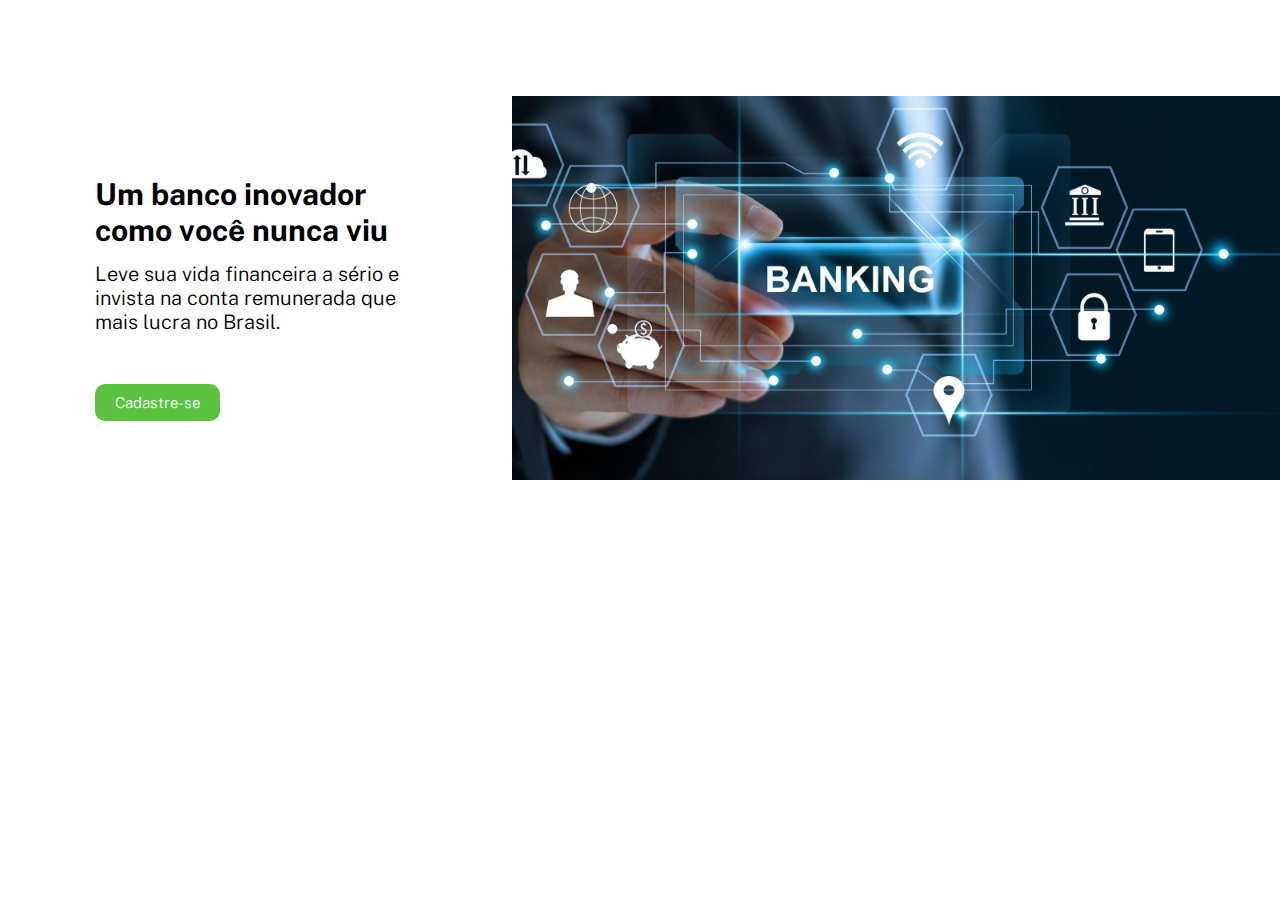
<file: desafio2/index.html>
<!DOCTYPE html>
<html lang="pt-BR">
  <head>
    <meta charset="UTF-8" />
    <meta http-equiv="X-UA-Compatible" content="IE=edge" />
    <meta name="viewport" content="width=device-width, initial-scale=1.0" />
    <meta name="description" content="Painel responsivo" />

    <link rel="preconnect" href="https://fonts.googleapis.com" />
    <link rel="preconnect" href="https://fonts.gstatic.com" crossorigin />
    <link
      href="https://fonts.googleapis.com/css2?family=Public+Sans:wght@300;700&display=swap"
      rel="stylesheet"
    />

    <link rel="stylesheet" href="./src/css/reset.css" />
    <link rel="stylesheet" href="./src/css/style.css" />
    <link rel="stylesheet" href="./src/css/responsive.css" />
    <title>Painel</title>
  </head>
  <body>
    <main class="conteudo">
      <section class="painel">
        <div class="texto-painel">
          <h1>Um banco inovador como você nunca viu</h1>
          <p>
            Leve sua vida financeira a sério e invista na conta remunerada que
            mais lucra no Brasil.
          </p>

          <button
            class="botao-cadastro"
            onclick="alert('Seu cadastro foi realizado.')"
          >
            Cadastre-se
          </button>
        </div>
        <div class="imagem-painel">
          <p>Imagem do painel</p>
        </div>
      </section>
    </main>
  </body>
</html>
</file>
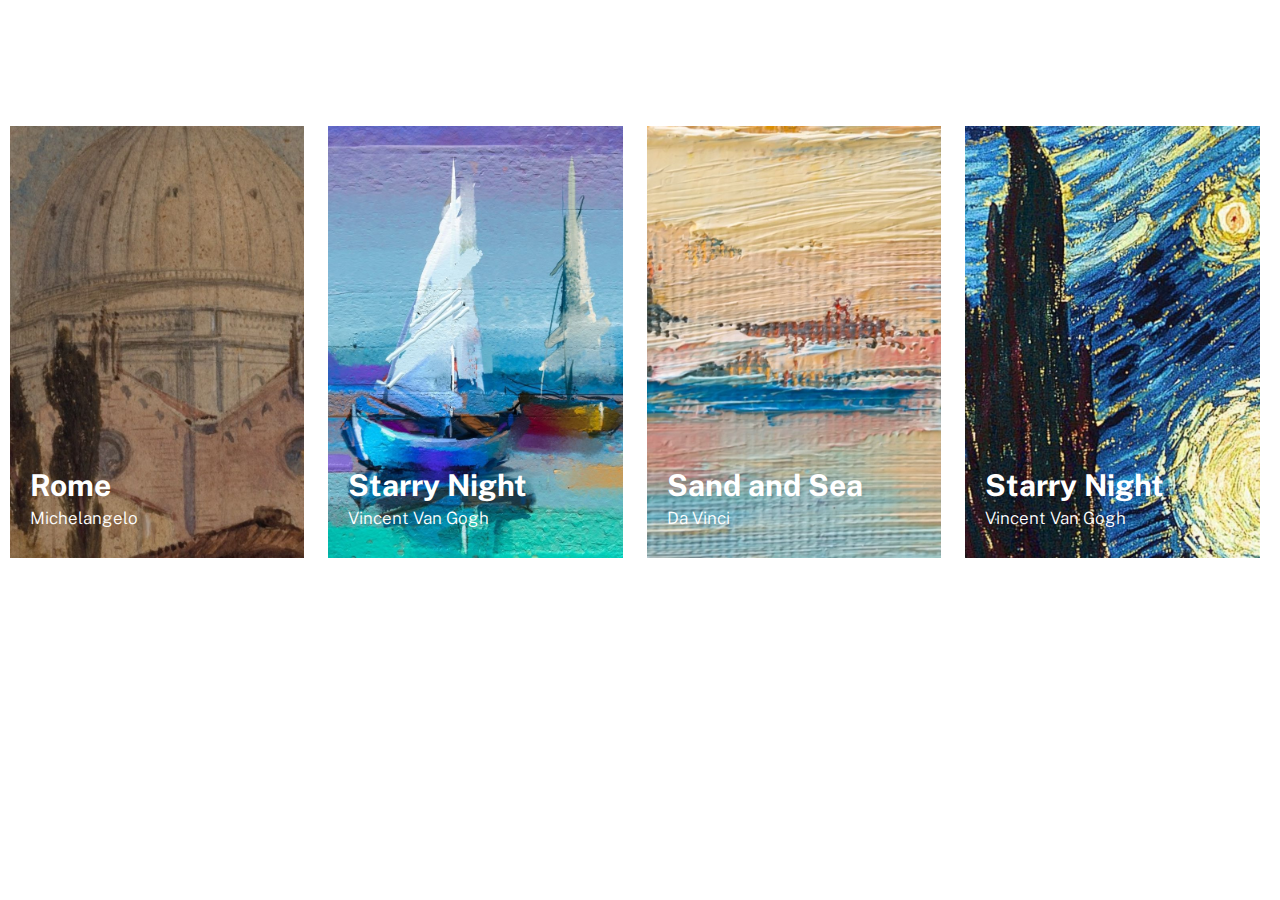
<file: desafio3/index.html>
<!DOCTYPE html>
<html lang="pt-BR">
  <head>
    <meta charset="UTF-8" />
    <meta http-equiv="X-UA-Compatible" content="IE=edge" />
    <meta name="viewport" content="width=device-width, initial-scale=1.0" />
    <meta name="description" content="Painel responsivo" />

    <link rel="preconnect" href="https://fonts.googleapis.com" />
    <link rel="preconnect" href="https://fonts.gstatic.com" crossorigin />
    <link
      href="https://fonts.googleapis.com/css2?family=Public+Sans:wght@300;700&display=swap"
      rel="stylesheet"
    />

    <link rel="stylesheet" href="./src/css/reset.css" />
    <link rel="stylesheet" href="./src/css/style.css" />
    <link rel="stylesheet" href="./src/css/responsive.css" />
    <title>Painel</title>
  </head>
  <body>
    <main class="conteudo">
      <section class="lista-imagens">
        <div class="card img1">
          <h2>Rome</h2>
          <p>Michelangelo</p>
        </div>
        <div class="card img2">
          <h2>Starry Night</h2>
          <p>Vincent Van Gogh</p>
        </div>
        <div class="card img3">
          <h2>Sand and Sea</h2>
          <p>Da Vinci</p>
        </div>
        <div class="card img4">
          <h2>Starry Night</h2>
          <p>Vincent Van Gogh</p>
        </div>
      </section>
    </main>
  </body>
</html>
</file>
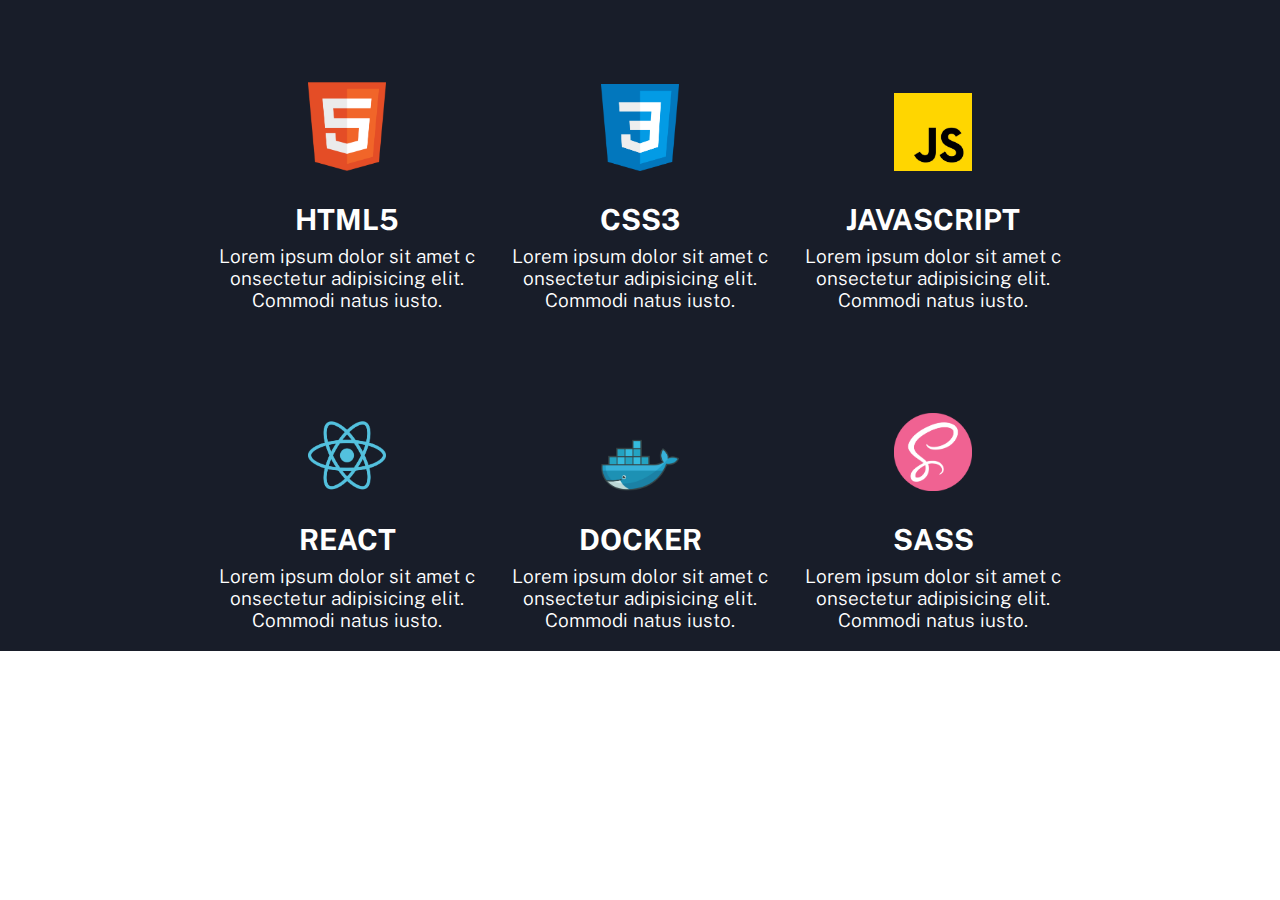
<file: desafio4/index.html>
<!DOCTYPE html>
<html lang="pt-BR">
  <head>
    <meta charset="UTF-8" />
    <meta http-equiv="X-UA-Compatible" content="IE=edge" />
    <meta name="viewport" content="width=device-width, initial-scale=1.0" />
    <meta name="description" content="Painel responsivo" />

    <link rel="preconnect" href="https://fonts.googleapis.com" />
    <link rel="preconnect" href="https://fonts.gstatic.com" crossorigin />
    <link
      href="https://fonts.googleapis.com/css2?family=Public+Sans:wght@300;700&display=swap"
      rel="stylesheet"
    />

    <link rel="stylesheet" href="./src/css/reset.css" />
    <link rel="stylesheet" href="./src/css/style.css" />
    <title>Painel</title>
  </head>
  <body>
    <main class="conteudo">
      <section class="lista-items">
        <div class="row">
          <div class="card">
            <img
              src="./src/imagens/html.png"
              alt="html logo"
              title="html logo"
            />
            <h2>HTML5</h2>
            <p>
              Lorem ipsum dolor sit amet c onsectetur adipisicing elit. Commodi
              natus iusto.
            </p>
          </div>
          <div class="card">
            <img src="./src/imagens/css.png" alt="css logo" title="css logo" />
            <h2>CSS3</h2>
            <p>
              Lorem ipsum dolor sit amet c onsectetur adipisicing elit. Commodi
              natus iusto.
            </p>
          </div>
          <div class="card">
            <img
              src="./src/imagens/js.jpg"
              alt="javascript logo"
              title="javascript logo"
            />
            <h2>JAVASCRIPT</h2>
            <p>
              Lorem ipsum dolor sit amet c onsectetur adipisicing elit. Commodi
              natus iusto.
            </p>
          </div>
        </div>
        <div class="row">
          <div class="card">
            <img
              src="./src/imagens/react.png"
              alt="react logo"
              title="react logo"
            />
            <h2>REACT</h2>
            <p>
              Lorem ipsum dolor sit amet c onsectetur adipisicing elit. Commodi
              natus iusto.
            </p>
          </div>
          <div class="card">
            <img
              src="./src/imagens/docker.png"
              alt="docker logo"
              title="docker logo"
            />
            <h2>DOCKER</h2>
            <p>
              Lorem ipsum dolor sit amet c onsectetur adipisicing elit. Commodi
              natus iusto.
            </p>
          </div>
          <div class="card">
            <img
              src="./src/imagens/sass.png"
              alt="sass logo"
              title="sass logo"
            />
            <h2>SASS</h2>
            <p>
              Lorem ipsum dolor sit amet c onsectetur adipisicing elit. Commodi
              natus iusto.
            </p>
          </div>
        </div>
      </section>
    </main>
  </body>
</html>
</file>
<file: desafio2/src/css/style.css>
html {
  font-size: 62.5%;
}

body {
  max-width: 1440px;
  margin: 0 auto;
  font-size: 1.6rem;
}

.conteudo {
  margin-top: 96px;
}

.painel .texto-painel,
.painel .imagem-painel {
  float: left;
}

.painel .texto-painel {
  width: 40%;
  padding: 80px 95px;
}
.painel .texto-painel h1 {
  font-size: 3rem;
  font-weight: 700;
  margin-bottom: 14px;
}
.painel .texto-painel p {
  font-size: 2rem;
  margin-bottom: 50px;
}
.painel .texto-painel .botao-cadastro {
  font-size: 1.5rem;
  padding: 10px 20px;
  background: #5bc241;
  color: white;
  border-radius: 10px;
}

.painel .texto-painel .botao-cadastro:hover {
  background: #459c2f;
  cursor: pointer;
  transition: all 0.5s;
}

.painel .imagem-painel {
  font-size: 0;
  background: url("../imagens/painel.jpg") center center no-repeat;
  background-size: cover;
  width: 60%;
  height: 384px;
}
</file>
<file: desafio2/src/css/responsive.css>
@media (max-width: 1024px) {
  html {
    font-size: 80%;
  }

  .painel .texto-painel,
  .painel .imagem-painel {
    float: none;
    text-align: center;
    margin: 0 auto;
  }

  .painel .texto-painel {
    width: 100%;
  }
  .painel .imagem-painel {
    width: 80%;
    height: 250px;
  }
}

@media (max-width: 475px) {
  html {
    font-size: 60%;
  }
  .painel .texto-painel {
    padding: 26px;
  }
  .painel .texto-painel p {
    margin-bottom: 20px;
  }
  .painel .imagem-painel {
    width: 80%;
    height: 127px;
  }

  .painel .texto-painel .botao-cadastro {
    font-size: 2rem;
    position: absolute;
    top: 100%;
    left: 50%;
    transform: translate(-50%, -50%);
  }
}
</file>
<file: desafio3/src/css/style.css>
html {
  font-size: 62.5%;
}

body {
  max-width: 1440px;
  margin: 0 auto;
  font-size: 1.6rem;
}

.conteudo {
  margin-top: 116px;
}

.lista-imagens .card {
  width: 23%;
  height: 432px;
  margin: 10px;
  position: relative;
  display: inline-block;
  color: white;
}

.lista-imagens .card h2 {
  font-size: 3rem;
  font-weight: 700;
  position: absolute;
  bottom: 55px;
  left: 20px;
}
.lista-imagens .card p {
  font-size: 1.7rem;
  position: absolute;
  bottom: 30px;
  left: 20px;
}
.img1 {
  background: url("../imagens/6.jpg") center center no-repeat;
  background-size: cover;
}
.img2 {
  background: url("../imagens/3.jpg") center center no-repeat;
  background-size: cover;
}
.img3 {
  background: url("../imagens/4.jpg") center center no-repeat;
  background-size: cover;
}
.img4 {
  background: url("../imagens/5.jpg") center center no-repeat;
  background-size: cover;
}
</file>
<file: desafio3/src/css/responsive.css>
@media (max-width: 1144px) {
  .lista-imagens .card {
    width: 50%;
    margin: 0 auto;
    float: left;
  }
}

@media (max-width: 768px) {
  .lista-imagens .card {
    display: block;
    width: 90%;
    margin: 0 auto;
    float: none;
  }
}
</file>
<file: desafio4/src/css/style.css>
html {
  font-size: 62.5%;
}

body {
  max-width: 1440px;
  margin: 0 auto;
  font-size: 1.6rem;
}

.lista-items {
  background: #181d29;
  height: 100%;
}
.lista-items .row {
  width: 80%;
  margin: 0 auto;
  text-align: center;
}
.lista-items .card {
  width: 289px;
  text-align: center;
  color: white;
  margin-top: 82px;
  display: inline-block;
  padding-bottom: 20px;
}
.lista-items .card img {
  width: 78px;
  margin-bottom: 27px;
}
.lista-items .card h2 {
  font-size: 2.9rem;
  font-weight: 700;
  margin-bottom: 8px;
}

.lista-items .card p {
  font-size: 1.9rem;
}
</file>
